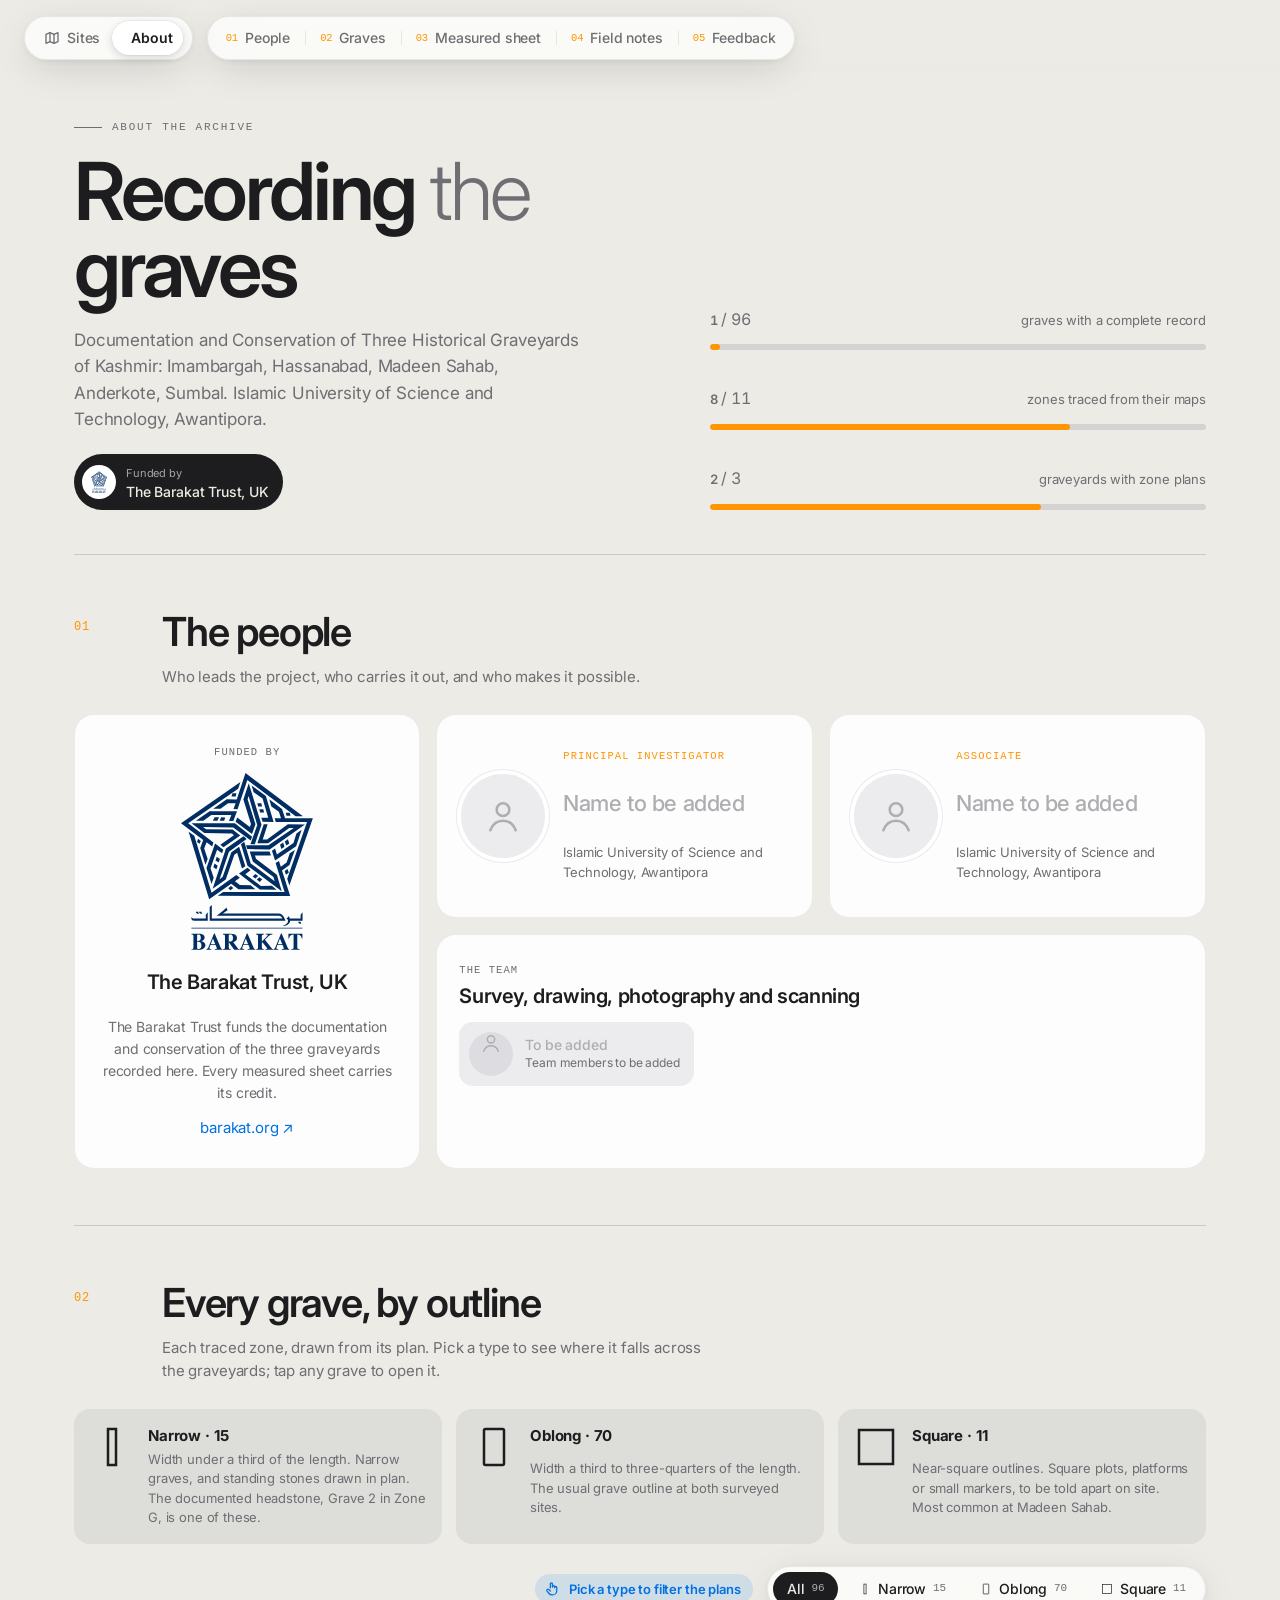
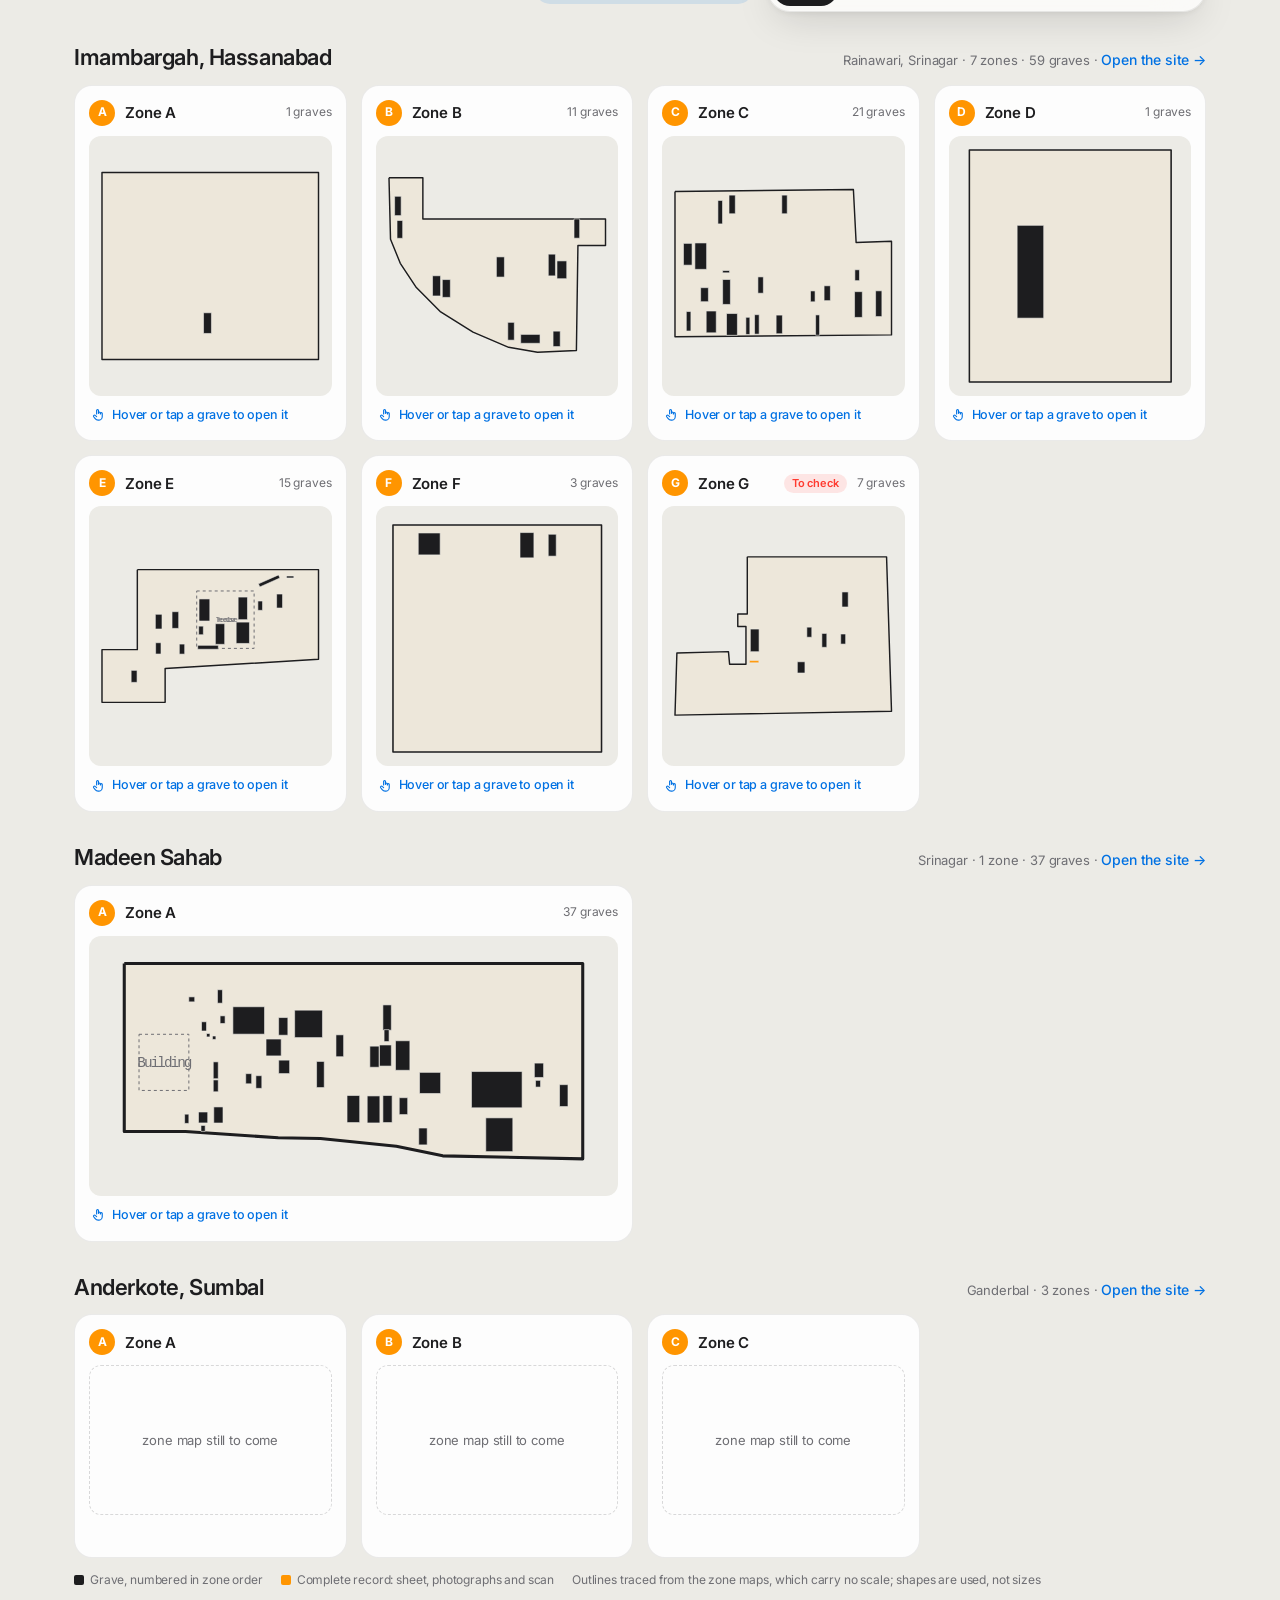
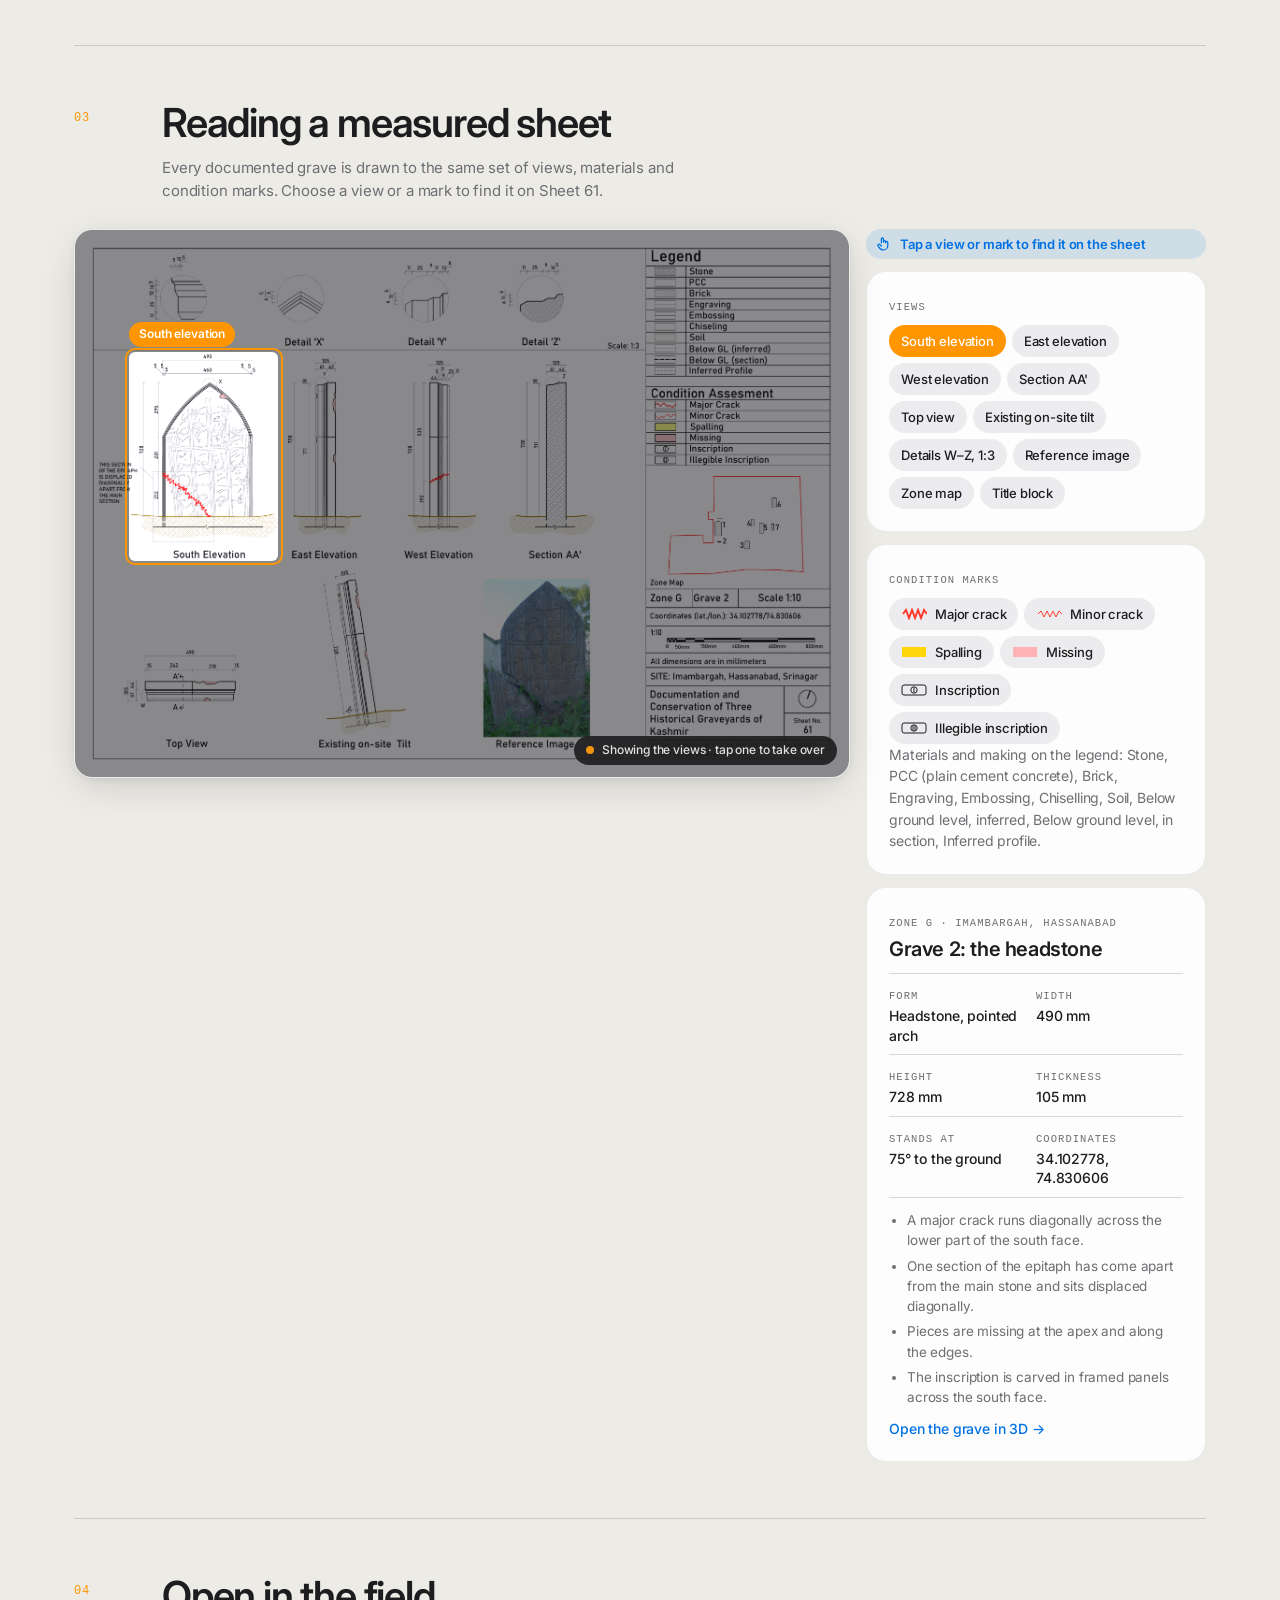
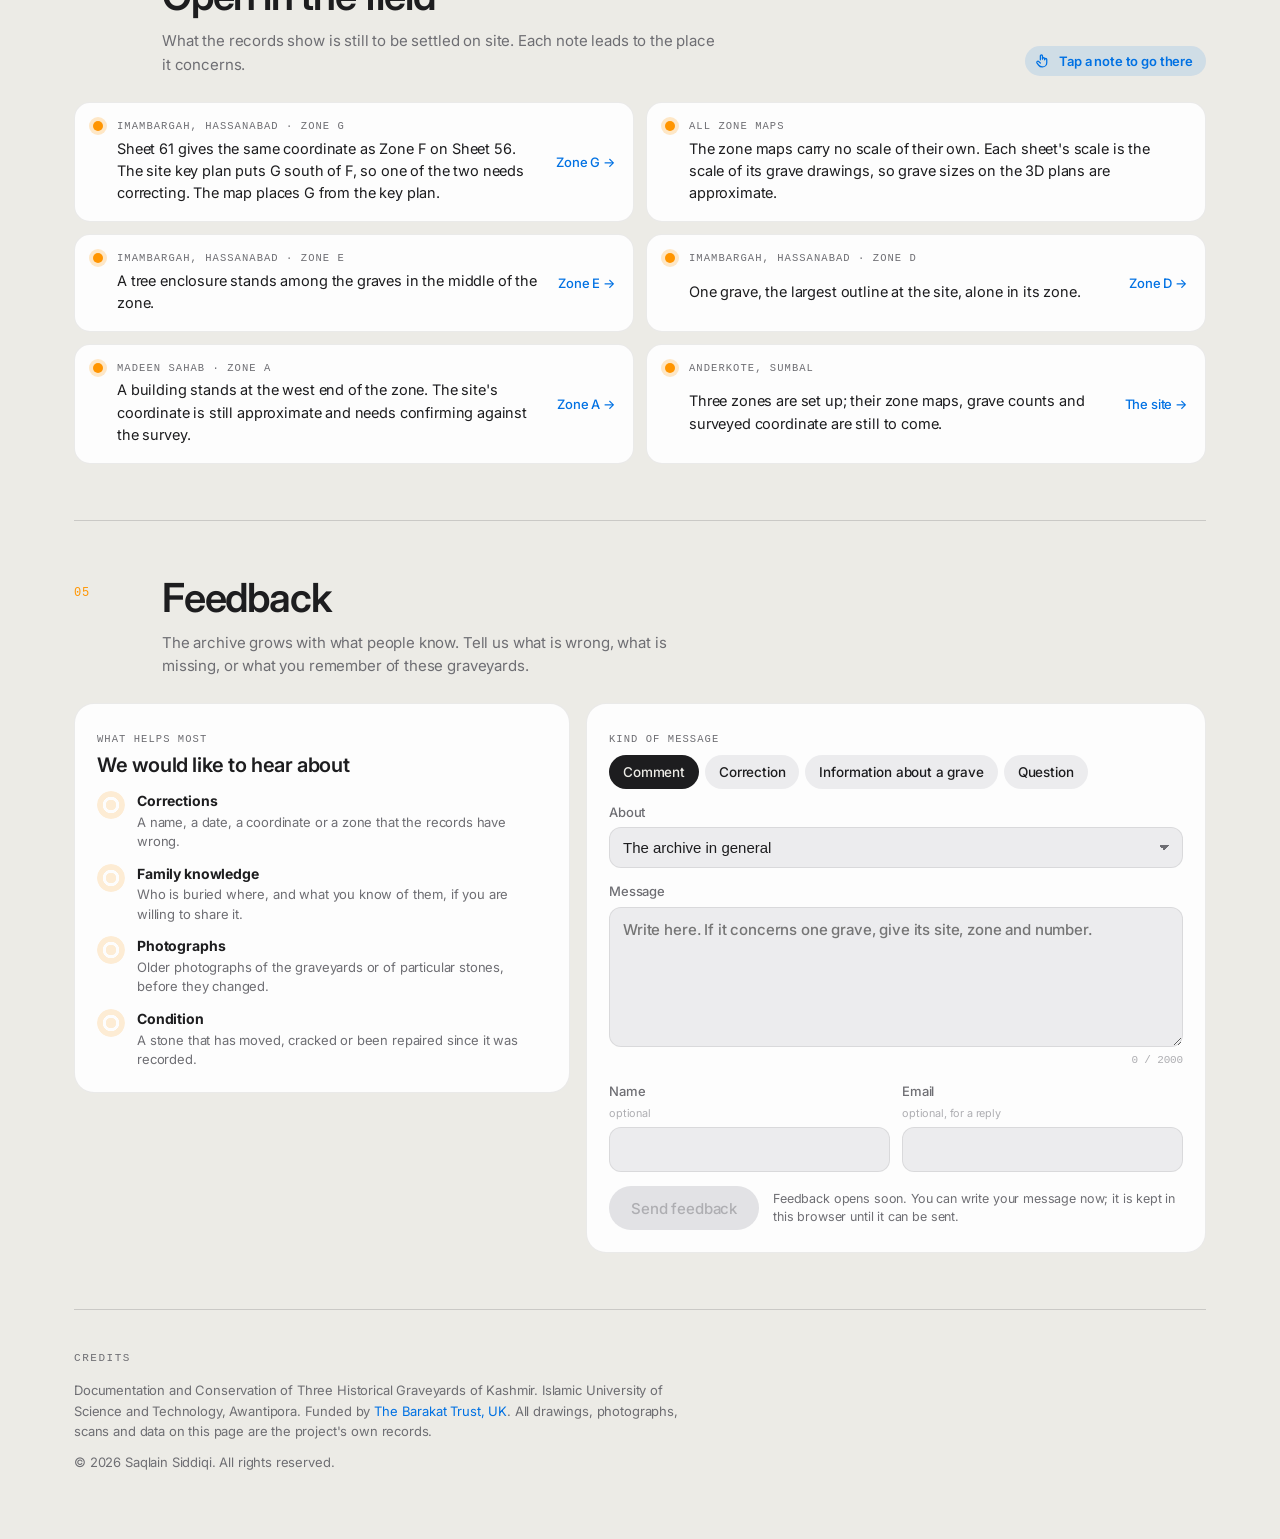
<file: context.html>
<!doctype html>
<html lang="en">
<head>
<meta charset="utf-8">
<meta name="viewport" content="width=device-width,initial-scale=1,viewport-fit=cover">
<meta name="author" content="Saqlain Siddiqi">
<meta name="robots" content="noindex, nofollow, noarchive, noimageindex">
<meta name="copyright" content="© 2026 Saqlain Siddiqi. All rights reserved.">
<title>About the Archive</title>
<link rel="preconnect" href="https://fonts.googleapis.com">
<link rel="stylesheet" href="https://fonts.googleapis.com/css2?family=Inter:wght@400;500;600;700&display=swap" media="print" onload="this.media='all'">
<link rel="stylesheet" href="assets/site.css?v=5">
<style>
/* About the archive: the archive explained through its own contents. Live progress up top; Grave 2 followed from key plan to
   scan; every traced zone drawn as a plan whose graves open their pages and filter by outline type; Sheet 61 with its views and
   condition marks lit on the drawing; field notes that lead to the place. Data: assets/archive.js and assets/context.js. */
:root{ --paper:#ecebe6; --paper2:#e2e0d8; --ink:#1d1d1f; --ink2:#6e6e73; --rule:rgba(29,29,31,.16); --f-mono:ui-monospace,"SF Mono",SFMono-Regular,Menlo,Consolas,monospace }
@media (prefers-color-scheme: dark){:root:not([data-theme="light"]){ --paper:#141518; --paper2:#0d0e10; --ink:#f5f5f7; --ink2:#98989d; --rule:rgba(245,245,247,.14) }}
:root[data-theme="dark"]{ --paper:#141518; --paper2:#0d0e10; --ink:#f5f5f7; --ink2:#98989d; --rule:rgba(245,245,247,.14) }

body{background:var(--paper);color:var(--ink)}
.top{position:fixed;top:0;left:0;right:0;z-index:10;padding:max(16px,env(safe-area-inset-top,0px)) 24px 12px;
  background:linear-gradient(180deg,var(--paper) 55%,color-mix(in srgb,var(--paper) 0%,transparent));transition:transform .45s var(--ease),opacity .3s}
/* the bar steps up out of the way while reading down, and comes back the moment the visitor scrolls up */
.top.away{transform:translateY(-110%);opacity:0;pointer-events:none}
main.wrap{padding-top:var(--toph,74px)}
.top{display:flex;align-items:center;gap:10px 14px;flex-wrap:wrap}
@media (prefers-reduced-motion:reduce){ .top{transition:none} }
html{scroll-behavior:smooth}
@media (prefers-reduced-motion:reduce){ html{scroll-behavior:auto} }
/* in-page sections: a second segmented bar beside the trail; the section in view is marked, and the bar scrolls sideways on a phone */
.secnav{position:relative;display:flex;gap:2px;padding:4px;border-radius:999px;max-width:100%;overflow-x:auto;scrollbar-width:none}
.secnav::-webkit-scrollbar{display:none}
/* like the top bar: one thumb slides under the section in view, with a line that fills as you read through it */
.secnav a{position:relative;z-index:1;flex:none;display:flex;align-items:center;gap:7px;height:34px;padding:0 14px;border-radius:999px;font-size:14px;font-weight:500;letter-spacing:-.01em;
  color:var(--label2);text-decoration:none;white-space:nowrap;-webkit-tap-highlight-color:transparent;transition:color .25s,background .25s,transform .18s var(--ease)}
.secnav a b{font-family:var(--f-mono);font-size:10.5px;font-weight:500;color:var(--mark);transition:opacity .25s}
.secnav a + a::before{content:"";position:absolute;left:-1px;top:10px;bottom:10px;width:1px;background:var(--hair);transition:opacity .25s}
.secnav a.on::before,.secnav a.on + a::before,.secnav a:hover::before,.secnav a:hover + a::before{opacity:0}
.secnav a:hover{color:var(--label);background:var(--fill)}
.secnav a.on{color:var(--label);font-weight:600;background:transparent}
.secnav a:active{transform:scale(.94)}
.secnav a:focus-visible{outline:2px solid var(--tint);outline-offset:-2px}
.sec-thumb{position:absolute;left:0;top:4px;height:34px;width:0;border-radius:999px;background:var(--card);overflow:hidden;pointer-events:none;opacity:0;
  box-shadow:0 3px 10px rgba(0,0,0,.12),0 0 0 .5px var(--hair);
  transition:transform .5s cubic-bezier(.3,1.3,.45,1),width .5s cubic-bezier(.3,1.3,.45,1),opacity .3s}
.sec-thumb.show{opacity:1}
.sec-thumb.still{transition:opacity .3s}
.sec-thumb i{position:absolute;left:14px;right:14px;bottom:3px;height:2px;border-radius:1px;background:var(--mark);opacity:.85;transform-origin:left;transform:scaleX(var(--p,0))}
.secnav{opacity:0;transform:translateY(-8px);animation:secin .7s var(--ease) .3s forwards}
@keyframes secin{to{opacity:1;transform:none}}
@media (max-width:640px){ .secnav{flex:1 1 100%} .secnav a{padding:0 12px;font-size:13px} }
@media (prefers-reduced-motion:reduce){ .secnav{animation:none;opacity:1;transform:none} .sec-thumb,.secnav a{transition:none} }
.wrap{max-width:1180px;margin:0 auto;padding:0 24px}
.k{font-family:var(--f-mono);font-size:10.5px;letter-spacing:.1em;text-transform:uppercase;color:var(--ink2)}
.card{background:var(--glass-strong);border:.5px solid var(--hair);border-radius:20px;padding:22px}
.card h3{font-family:var(--f-display);font-size:20px;font-weight:600;letter-spacing:-.02em;line-height:1.2;margin:6px 0 8px}
.card p{margin:0;font-size:14px;line-height:1.55;color:var(--label2)}
a.more{display:inline-flex;align-items:center;gap:6px;font-size:14px;font-weight:500;color:var(--tint);text-decoration:none}
a.more:hover{text-decoration:underline}
.up{opacity:0;transform:translateY(18px);transition:opacity .8s var(--ease),transform .8s var(--ease)}
.up.in{opacity:1;transform:none}

/* click cues: a pill with a tapping hand beside anything a visitor can use; it steps aside once they have used it */
.hint{display:inline-flex;align-items:center;gap:8px;height:30px;padding:0 13px 0 9px;border-radius:999px;background:color-mix(in srgb,var(--tint) 12%,transparent);
  color:var(--tint);font-size:13px;font-weight:600;white-space:nowrap;transition:opacity .45s var(--ease),transform .45s var(--ease)}
.hint svg{width:17px;height:17px;flex:none;animation:tap 1.8s var(--ease) infinite}
.hint.gone{opacity:0;transform:translateY(-6px);pointer-events:none}
@keyframes tap{0%,60%,100%{transform:translate(0,0)}25%{transform:translate(2px,-3px)}40%{transform:translate(0,1px) scale(.9)}}
.cue{display:inline-flex;align-items:center;gap:6px;color:var(--tint);font-weight:500}
.cue svg{width:15px;height:15px;animation:tap 1.8s var(--ease) infinite}

/* hero: title, and the archive's progress, live */
.hero{display:grid;grid-template-columns:1.2fr 1fr;gap:40px;align-items:end;padding:48px 0 44px;border-bottom:.5px solid var(--rule)}
.eyebrow{display:flex;align-items:center;gap:10px;font-family:var(--f-mono);font-size:11px;letter-spacing:.16em;text-transform:uppercase;color:var(--ink2);margin:0 0 18px}
.eyebrow::before{content:"";width:28px;height:1px;background:currentColor}
.hero h1{font-family:var(--f-display);font-weight:600;font-size:clamp(44px,6.4vw,80px);line-height:.96;letter-spacing:-.04em;margin:0}
.hero h1 em{font-style:normal;font-weight:300;color:var(--ink2)}
.hero .lede{margin:20px 0 0;font-size:17px;line-height:1.55;color:var(--ink2);max-width:46ch}
.funded{transition:transform .3s var(--ease);display:inline-flex;align-items:center;gap:10px;margin:22px 0 0;padding:8px 14px 8px 8px;border-radius:999px;background:var(--ink);color:var(--paper);text-decoration:none;font-size:14px;font-weight:500}
.funded:hover{transform:translateY(-2px)}
.funded i{display:grid;place-items:center;width:34px;height:34px;border-radius:50%;background:#fff;font-style:normal}
.funded i .bt-logo{width:17px;background:#002D62}
@keyframes spin{to{transform:rotate(360deg)}}
.funded small{font-size:11px;opacity:.65;font-weight:400}
.prog{display:flex;flex-direction:column;gap:18px}
.prog div{display:grid;grid-template-columns:1fr auto;gap:8px 12px;align-items:baseline}
.prog b{font-family:var(--f-display);font-size:34px;font-weight:600;letter-spacing:-.03em;font-variant-numeric:tabular-nums}
.prog b small{font-size:16px;font-weight:400;color:var(--ink2);letter-spacing:0}
.prog span{font-size:13px;color:var(--label2)}
.prog i{grid-column:1/-1;display:block;height:6px;border-radius:3px;background:var(--fill2);overflow:hidden}
.prog i::after{content:"";display:block;height:100%;width:0;background:var(--mark);border-radius:3px;transition:width 1.6s var(--ease) .3s}
.prog div{opacity:0;transform:translateX(16px);transition:opacity .7s var(--ease),transform .7s var(--ease)}
.prog.in div{opacity:1;transform:none}
.prog.in div:nth-child(2){transition-delay:.12s} .prog.in div:nth-child(3){transition-delay:.24s}
.prog.in i::after{width:var(--w)}
@media (max-width:860px){ .hero{grid-template-columns:1fr;gap:32px} }

section{padding:56px 0;border-bottom:.5px solid var(--rule);scroll-margin-top:calc(var(--toph,74px) + 10px)}
.sh{display:grid;grid-template-columns:72px 1fr auto;gap:0 16px;align-items:end;margin:0 0 26px}
.sh .no{font-family:var(--f-mono);font-size:12px;letter-spacing:.06em;color:var(--mark);align-self:start;padding-top:8px}
.sh h2{font-family:var(--f-display);font-weight:600;font-size:clamp(28px,3.4vw,40px);letter-spacing:-.03em;line-height:1.05;margin:0}
.sh p{grid-column:2;margin:12px 0 0;font-size:15px;line-height:1.55;color:var(--ink2);max-width:62ch}
@media (max-width:640px){ .sh{grid-template-columns:1fr} .sh p,.sh .side,.sh .side-hint{grid-column:1!important} .sh .side-hint{margin-top:14px} .sh .no{padding:0 0 6px} }


/* 01 the graves: every traced zone as a live plan */
.frow{display:flex;flex-wrap:wrap;align-items:center;justify-content:flex-end;gap:10px 14px;margin:22px 0 0}
.filters{max-width:100%;display:flex;flex-wrap:wrap;gap:6px;padding:5px;border-radius:999px}
.filters button{display:flex;align-items:center;gap:7px;height:34px;padding:0 14px;border:0;border-radius:999px;background:none;cursor:pointer;font-size:14px;font-weight:500;color:var(--label)}
.filters button small{font-family:var(--f-mono);font-size:11px;color:var(--label2)}
.filters button:hover{background:var(--fill)}
.filters button[aria-pressed="true"]{background:var(--ink);color:var(--paper)}
.filters button[aria-pressed="true"] small{color:inherit;opacity:.7}
.filters svg{width:12px;height:14px}
.site-h{flex-wrap:wrap;display:flex;align-items:baseline;justify-content:space-between;gap:12px;margin:30px 0 12px}
.site-h h3{margin:0;font-family:var(--f-display);font-size:22px;font-weight:600;letter-spacing:-.02em}
.site-h span{font-size:13px;color:var(--label2)}
.plans{display:grid;grid-template-columns:repeat(auto-fill,minmax(250px,1fr));gap:14px}
.zp{display:flex;flex-direction:column;padding:14px;border-radius:18px;background:var(--glass-strong);border:.5px solid var(--hair);transition:transform .4s var(--ease),box-shadow .4s var(--ease)}
.zp:not(.tpl):hover{transform:translateY(-3px);box-shadow:var(--shadow)}
.zp.wide{grid-column:span 2}
.zp header{display:flex;align-items:center;gap:10px;margin:0 0 10px}
.zp header b{display:grid;place-items:center;width:26px;height:26px;border-radius:50%;background:var(--mark);color:#fff;font-size:12px}
.zp header a{font-weight:600;font-size:15px;color:var(--label);text-decoration:none;margin-right:auto}
.zp header a:hover{color:var(--tint)}
.zp header small{font-size:12px;color:var(--label2);white-space:nowrap}
.zp header a{white-space:nowrap}
.zp .flag{font-size:11px;font-weight:600;color:var(--danger);background:color-mix(in srgb,var(--danger) 12%,transparent);padding:2px 8px;border-radius:999px}
.zp > svg{display:block;width:100%;height:auto;max-height:260px;flex:1;background:var(--paper);border-radius:12px}
.zp .bd{fill:color-mix(in srgb,var(--mark) 5%,transparent);stroke:var(--ink);stroke-linejoin:round;stroke-dasharray:1;stroke-dashoffset:1;fill-opacity:0}
.zp.in .bd{transition:stroke-dashoffset 1.4s var(--ease),fill-opacity .8s ease .9s;stroke-dashoffset:0;fill-opacity:1}
.zp .ft{fill:none;stroke:var(--ink2);stroke-dasharray:3 3;stroke-width:1;vector-effect:non-scaling-stroke}
.zp .ftl{font-family:var(--f-mono);fill:var(--ink2)}
.zp .g{cursor:pointer;transition:opacity .35s;transform-box:fill-box;transform-origin:center}
.zp:not(.in) .g{opacity:0}
.zp.in:not(.done) .g{animation:pop .55s var(--ease) backwards;animation-delay:calc(.5s + var(--i) * 22ms)}
.plans[data-f] .zp.done .g.on{animation:blink .7s var(--ease)}
.zp .g:hover{transform:scale(1.35)}
@keyframes pop{from{opacity:0;transform:scale(.2)}}
@keyframes blink{40%{transform:scale(1.6)}}
.zp .g rect{fill:var(--ink);stroke:var(--paper);stroke-width:.6;vector-effect:non-scaling-stroke;transition:fill .2s}
.zp .g.rec rect{fill:var(--mark)}
.zp .g:hover rect,.zp .g:focus rect{fill:var(--tint)}
.zp .g:focus{outline:none}
.zp .rp{fill:none;stroke:var(--mark);stroke-width:1.5;vector-effect:non-scaling-stroke;animation:rp 2.4s var(--ease) infinite;transform-box:fill-box;transform-origin:center}
@keyframes rp{0%{opacity:.9;transform:scale(1)}100%{opacity:0;transform:scale(3.2)}}
.plans[data-f] .g:not(.on){opacity:.12}
.zp .cap{margin:10px 2px 0;min-height:18px;font-size:12.5px;color:var(--label2)}
.zp .cap b{color:var(--label);font-weight:600}
.zp.tpl > svg{display:none}
.zp.tpl .empty{flex:1;display:grid;place-items:center;min-height:150px;border-radius:12px;border:1px dashed var(--rule);font-size:13px;color:var(--label2);text-align:center;padding:12px}
.types{display:grid;grid-template-columns:repeat(3,1fr);gap:14px;margin:0 0 6px}
.ty{display:grid;grid-template-columns:44px 1fr;gap:4px 14px;align-items:start;padding:16px;border-radius:16px;background:var(--fill)}
.ty svg{grid-row:1/3;width:44px;height:44px}
.ty b{font-size:15px}
.ty p{margin:0;font-size:13px;line-height:1.5;color:var(--label2)}
.legend{display:flex;flex-wrap:wrap;gap:6px 18px;margin:14px 0 0;font-size:12px;color:var(--label2)}
.legend i{display:inline-block;width:10px;height:10px;border-radius:2px;margin-right:6px;vertical-align:-1px;background:var(--ink)}
.legend i.r{background:var(--mark)}
@media (max-width:860px){ .types{grid-template-columns:1fr} .zp.wide{grid-column:auto} }

/* 02 the measured record: the sheet, with its parts lit on demand */
.rec{display:grid;grid-template-columns:1fr 340px;gap:16px;align-items:start}
.sheet{position:relative;border-radius:18px;overflow:hidden;background:#fff;border:.5px solid var(--hair);box-shadow:var(--shadow)}
.sheet img{display:block;width:100%;height:auto}
.sheet .veil{position:absolute;inset:0;background:rgba(20,20,24,.5);opacity:0;transition:opacity .35s var(--ease);pointer-events:none}
.sheet.lit .veil{opacity:1}
.sheet .hl{position:absolute;border-radius:6px;opacity:0;transform:scale(.97);transition:opacity .35s var(--ease),transform .35s var(--ease);pointer-events:none;
  background:rgba(255,255,255,.0);outline:2px solid var(--mark);outline-offset:2px;box-shadow:0 0 0 2000px rgba(0,0,0,0)}
.sheet .hl.on{opacity:1;transform:none;animation:glow 1.6s var(--ease) infinite;backdrop-filter:brightness(1.9) saturate(1.1);-webkit-backdrop-filter:brightness(1.9) saturate(1.1)}
.sheet .hl span{position:absolute;left:0;top:-30px;white-space:nowrap;padding:4px 10px;border-radius:999px;background:var(--mark);color:#fff;font-size:12px;font-weight:600}
@keyframes glow{50%{outline-offset:6px}}
.sheet .play{position:absolute;right:12px;bottom:12px;z-index:2;display:flex;align-items:center;gap:8px;padding:6px 12px;border-radius:999px;background:var(--ink);color:var(--paper);font-size:12px;font-weight:500;opacity:0;transition:opacity .4s}
.sheet.demo .play{opacity:.9}
.sheet .play i{width:8px;height:8px;border-radius:50%;background:var(--mark);animation:blinkdot 1s steps(2) infinite}
@keyframes blinkdot{50%{opacity:.2}}
.side{display:flex;flex-direction:column;gap:12px}
.chips{display:flex;flex-wrap:wrap;gap:6px;margin:10px 0 0}
.chips button{height:32px;padding:0 12px;border:0;border-radius:999px;background:var(--fill);color:var(--label);font-size:13px;font-weight:500;cursor:pointer;display:inline-flex;align-items:center;gap:8px}
.chips button:hover{background:var(--fill2)}
.chips button[aria-pressed="true"]{background:var(--mark);color:#fff}
.chips button[disabled]{opacity:.45;cursor:default}
.chips svg{width:26px;height:12px}
.facts{display:grid;grid-template-columns:1fr 1fr;margin:12px 0 0;border-top:.5px solid var(--rule)}
.facts div{padding:9px 10px 9px 0;border-bottom:.5px solid var(--rule)}
.facts b{display:block;font-size:14px;font-weight:500;color:var(--label);margin-top:2px}
.finds{margin:12px 0 0;padding:0 0 0 18px;font-size:13.5px;line-height:1.5;color:var(--label2)}
.finds li+li{margin-top:5px}
.mats{margin:10px 0 0;font-size:13px;line-height:1.6;color:var(--label2)}
@media (max-width:980px){ .rec{grid-template-columns:1fr} }

/* the Barakat Trust's mark, drawn as a mask so it takes the theme's colour: their navy on paper, white in the dark */
:root{ --barakat:#002D62 }
@media (prefers-color-scheme: dark){:root:not([data-theme="light"]){ --barakat:#f5f5f7 }}
:root[data-theme="dark"]{ --barakat:#f5f5f7 }
.bt-logo{display:block;aspect-ratio:264/354;background:var(--barakat);-webkit-mask:url(assets/barakat-logo.svg) center/contain no-repeat;mask:url(assets/barakat-logo.svg) center/contain no-repeat}

/* 04 the people: the funder, the PI and associate, and the team */
.people{display:grid;grid-template-columns:minmax(260px,.9fr) 2fr;gap:16px;align-items:stretch}
.fund{text-decoration:none;color:var(--label);transition:transform .4s var(--ease),box-shadow .4s var(--ease);display:flex;flex-direction:column;align-items:center;text-align:center;gap:14px;padding:30px 24px}
.fund .bt-logo{width:132px;transition:transform .6s var(--ease)}
.fund:hover{transform:translateY(-3px);box-shadow:var(--shadow)}
.fund .more{color:var(--tint)}
.fund:hover .bt-logo{transform:scale(1.04) rotate(-2deg)}
.fund p{max-width:34ch}
.leads{display:grid;grid-template-columns:1fr 1fr;gap:16px}
.lead{display:grid;grid-template-columns:auto 1fr;gap:6px 18px;align-items:center;padding:24px}
.av{grid-row:1/4;display:grid;place-items:center;width:84px;height:84px;border-radius:50%;overflow:hidden;background:color-mix(in srgb,var(--mark) 16%,var(--card));
  color:var(--mark);font-family:var(--f-display);font-size:28px;font-weight:600;letter-spacing:-.02em;box-shadow:0 0 0 4px var(--card),0 0 0 5px var(--hair)}
.av img{width:100%;height:100%;object-fit:cover}
.av.tbd{background:var(--fill);color:var(--label3)}
.av svg{width:38px;height:38px}
.lead .k{color:var(--mark)}
.lead h3{margin:0;font-size:22px}
.lead h3.tbd,.mem b.tbd{color:var(--label3);font-weight:500}
.lead p{font-size:13px}
.crew{grid-column:1/-1}
.mems{list-style:none;margin:14px 0 0;padding:0;display:grid;grid-template-columns:repeat(auto-fill,minmax(200px,1fr));gap:10px}
.mem{display:flex;align-items:center;gap:12px;padding:10px;border-radius:14px;background:var(--fill)}
.mem .av{width:44px;height:44px;font-size:15px;box-shadow:none;grid-row:auto}
.mem .av svg{width:22px;height:22px}
.mem span{display:flex;flex-direction:column;min-width:0}
.mem b{font-size:14px;font-weight:600}
.mem small{font-size:12px;color:var(--label2)}
@media (max-width:980px){ .people{grid-template-columns:1fr} }
@media (max-width:640px){ .leads{grid-template-columns:1fr} }

/* 05 feedback */
.fb{display:grid;grid-template-columns:1fr 1.25fr;gap:16px;align-items:start}
.asks{list-style:none;margin:14px 0 0;padding:0;display:flex;flex-direction:column;gap:12px}
.asks li{display:grid;grid-template-columns:28px 1fr;gap:2px 12px}
.asks li::before{content:"";grid-row:1/3;width:28px;height:28px;border-radius:50%;background:color-mix(in srgb,var(--mark) 16%,transparent);
  -webkit-mask:radial-gradient(circle,#000 5px,transparent 5.5px,transparent 8px,#000 8.5px);mask:radial-gradient(circle,#000 5px,transparent 5.5px,transparent 8px,#000 8.5px)}
.asks b{font-size:14px}
.asks span{font-size:13px;line-height:1.5;color:var(--label2)}
.form{display:flex;flex-direction:column;gap:14px}
.form .row{display:grid;grid-template-columns:1fr 1fr;gap:12px}
.form label{display:flex;flex-direction:column;gap:6px;font-size:13px;font-weight:500;color:var(--label2)}
.form label small{font-weight:400;color:var(--label3)}
.form input,.form select,.form textarea{width:100%;border:.5px solid var(--hair);border-radius:12px;background:var(--fill);padding:11px 13px;font-size:15px;color:var(--label);
  transition:box-shadow .2s,background .2s;-webkit-appearance:none;appearance:none}
.form select{background-image:linear-gradient(45deg,transparent 50%,var(--label2) 50%),linear-gradient(135deg,var(--label2) 50%,transparent 50%);
  background-position:calc(100% - 18px) 50%,calc(100% - 13px) 50%;background-size:5px 5px;background-repeat:no-repeat;padding-right:34px}
.form textarea{min-height:140px;resize:vertical;line-height:1.5}
.form input:focus,.form select:focus,.form textarea:focus{outline:none;background:var(--card);box-shadow:0 0 0 3px color-mix(in srgb,var(--tint) 35%,transparent)}
.kinds{display:flex;flex-wrap:wrap;gap:6px}
.kinds button{height:34px;padding:0 14px;border:0;border-radius:999px;background:var(--fill);color:var(--label);font-size:13.5px;font-weight:500;cursor:pointer;transition:background .2s,transform .15s var(--ease)}
.kinds button:hover{background:var(--fill2)}
.kinds button:active{transform:scale(.96)}
.kinds button[aria-pressed="true"]{background:var(--ink);color:var(--paper)}
.count{align-self:flex-end;margin-top:-8px;font-family:var(--f-mono);font-size:11px;color:var(--label3)}
.send{display:flex;align-items:center;gap:14px;flex-wrap:wrap}
.send .cbtn{background:var(--tint);color:var(--tint-ink);padding:0 22px}
.send .cbtn:hover{background:color-mix(in srgb,var(--tint) 88%,#000)}
.send .cbtn[disabled]{background:var(--fill2);color:var(--label3);cursor:not-allowed}
.send p{margin:0;font-size:12.5px;line-height:1.45;color:var(--label2);flex:1;min-width:200px}
.status{display:none;align-items:center;gap:10px;padding:12px 14px;border-radius:12px;font-size:14px}
.status.ok{display:flex;background:color-mix(in srgb,#34c759 14%,transparent);color:var(--label)}
.status.err{display:flex;background:color-mix(in srgb,var(--danger) 12%,transparent);color:var(--label)}
.status.soon{display:flex;background:var(--fill);color:var(--label2)}
.status svg{width:18px;height:18px;flex:none}
@media (max-width:900px){ .fb{grid-template-columns:1fr} }
@media (max-width:520px){ .form .row{grid-template-columns:1fr} }

/* 03 field notes */
.notes{list-style:none;margin:0;padding:0;display:grid;grid-template-columns:1fr 1fr;gap:12px}
.notes li a,.notes li > div{display:grid;grid-template-columns:auto 1fr auto;gap:4px 14px;align-items:start;height:100%;padding:16px 18px;border-radius:16px;background:var(--glass-strong);border:.5px solid var(--hair);text-decoration:none;color:var(--label);transition:transform .3s var(--ease)}
.notes li a:hover{transform:translateY(-2px)}
.notes .st{grid-row:1/3;margin-top:2px;width:10px;height:10px;border-radius:50%;background:var(--mark);box-shadow:0 0 0 4px color-mix(in srgb,var(--mark) 22%,transparent)}
.notes .k{grid-column:2}
.notes .t{grid-column:2;font-size:14.5px;line-height:1.55}
.notes .go{grid-row:1/3;grid-column:3;align-self:center;color:var(--tint);font-size:13px;font-weight:500;white-space:nowrap}
@media (max-width:760px){ .notes{grid-template-columns:1fr} }

.credits{padding:40px 0 calc(56px + env(safe-area-inset-bottom,0px));font-size:13px;line-height:1.6;color:var(--ink2)}
.credits h2{font-family:var(--f-mono);font-size:11px;font-weight:500;letter-spacing:.14em;text-transform:uppercase;margin:0 0 12px;color:var(--ink2)}
.credits p{margin:0 0 10px;max-width:80ch}
.credits a{color:var(--tint);text-decoration:none}
@media (max-width:640px){ .wrap{padding:0 16px} .top{padding-left:16px;padding-right:16px} .hero{padding-top:28px} section{padding:44px 0} }
@media (prefers-reduced-motion:reduce){ .hint svg,.cue svg,.sheet .hl.on{animation:none!important} .zp .g{animation:none!important;opacity:1!important} .zp .bd{stroke-dashoffset:0;fill-opacity:1;transition:none} .prog div{opacity:1;transform:none} .up{opacity:1;transform:none;transition:none} .prog i::after{transition:none} .zp .rp{animation:none} .sheet .hl,.sheet .veil{transition:none} }
</style>
</head>
<body>
<div class="top"><nav id="nav"></nav>
  <nav class="secnav glass" id="secnav" aria-label="Sections of this page">
    <a href="#people"><b>01</b>People</a><a href="#graves"><b>02</b>Graves</a><a href="#record"><b>03</b>Measured sheet</a><a href="#field"><b>04</b>Field notes</a><a href="#feedback"><b>05</b>Feedback</a>
  </nav></div>

<main class="wrap">
  <header class="hero">
    <div>
      <p class="eyebrow">About the archive</p>
      <h1>Recording <em>the</em> graves</h1>
      <p class="lede" id="lede"></p>
      <a class="funded" id="funded" target="_blank" rel="noopener"><i><span class="bt-logo" aria-hidden="true"></span></i><span><small>Funded by</small><br><span id="fName"></span></span></a>
    </div>
    <div class="prog" id="prog"></div>
  </header>

  <section id="people">
    <div class="sh"><span class="no">01</span><h2>The people</h2>
      <p>Who leads the project, who carries it out, and who makes it possible.</p></div>
    <div class="people">
      <a class="card fund up" id="fund" target="_blank" rel="noopener">
        <span class="k">Funded by</span>
        <span class="bt-logo" role="img" aria-label="The Barakat Trust logo"></span>
        <h3 id="fundName"></h3><p id="fundRole"></p><span class="more">barakat.org ↗</span>
      </a>
      <div class="leads" id="leads"></div>
    </div>
  </section>

  <section id="graves">
    <div class="sh"><span class="no">02</span><h2>Every grave, by outline</h2>
      <p>Each traced zone, drawn from its plan. Pick a type to see where it falls across the graveyards; tap any grave to open it.</p></div>
    <div class="types" id="types"></div>
    <div class="frow"><span class="hint" id="hintF">HAND Pick a type to filter the plans</span><nav class="filters glass" id="filters" aria-label="Filter graves by outline"></nav></div>
    <div id="plans"></div>
    <p class="legend"><span><i></i>Grave, numbered in zone order</span><span><i class="r"></i>Complete record: sheet, photographs and scan</span><span>Outlines traced from the zone maps, which carry no scale; shapes are used, not sizes</span></p>
  </section>

  <section id="record">
    <div class="sh"><span class="no">03</span><h2>Reading a measured sheet</h2>
      <p>Every documented grave is drawn to the same set of views, materials and condition marks. Choose a view or a mark to find it on Sheet 61.</p></div>
    <div class="rec">
      <div class="sheet" id="sheet"><img id="sheetImg" alt="Sheet 61: measured drawing of Grave 2, Zone G, Imambargah, Hassanabad"><div class="veil"></div><span class="play"><i></i>Showing the views · tap one to take over</span></div>
      <div class="side">
        <span class="hint" id="hintS">HAND Tap a view or mark to find it on the sheet</span>
        <div class="card"><span class="k">Views</span><div class="chips" id="views"></div></div>
        <div class="card"><span class="k">Condition marks</span><div class="chips" id="marks"></div>
          <p class="mats" id="mats"></p></div>
        <div class="card"><span class="k" id="gKicker"></span><h3>Grave 2: the headstone</h3>
          <div class="facts" id="gFacts"></div><ul class="finds" id="gFinds"></ul>
          <a class="more" id="graveLink" style="margin-top:12px">Open the grave in 3D →</a></div>
      </div>
    </div>
  </section>

  <section id="field">
    <div class="sh"><span class="no">04</span><h2>Open in the field</h2>
      <p>What the records show is still to be settled on site. Each note leads to the place it concerns.</p><span class="side-hint" style="grid-column:3;align-self:end"><span class="hint">HAND Tap a note to go there</span></span></div>
    <ol class="notes" id="notes"></ol>
  </section>


  <section id="feedback">
    <div class="sh"><span class="no">05</span><h2>Feedback</h2>
      <p>The archive grows with what people know. Tell us what is wrong, what is missing, or what you remember of these graveyards.</p></div>
    <div class="fb">
      <div class="card up"><span class="k">What helps most</span><h3>We would like to hear about</h3><ul class="asks" id="asks"></ul></div>
      <form class="card form up" id="fbForm" novalidate>
        <div><span class="k">Kind of message</span><div class="kinds" id="kinds" role="group" aria-label="Kind of message" style="margin-top:8px"></div></div>
        <label>About<select id="fbAbout"></select></label>
        <label>Message<textarea id="fbMsg" maxlength="2000" required placeholder="Write here. If it concerns one grave, give its site, zone and number."></textarea></label>
        <span class="count" id="fbCount">0 / 2000</span>
        <div class="row">
          <label>Name <small>optional</small><input id="fbName" autocomplete="name"></label>
          <label>Email <small>optional, for a reply</small><input id="fbEmail" type="email" autocomplete="email" inputmode="email"></label>
        </div>
        <div class="status" id="fbStatus" role="status" aria-live="polite"></div>
        <div class="send"><button class="cbtn" id="fbSend" type="submit">Send feedback</button><p id="fbNote"></p></div>
      </form>
    </div>
  </section>

  <footer class="credits">
    <h2>Credits</h2>
    <p id="credit"></p>
    <p>© 2026 Saqlain Siddiqi. All rights reserved.</p>
  </footer>
</main>

<script src="assets/archive.js?v=18"></script>
<script src="assets/context.js?v=5"></script>
<script src="assets/nav.js?v=5"></script>
<script>
(function(){
const $ = id => document.getElementById(id);
const theme = new URLSearchParams(location.search).get('theme');
if (theme === 'light' || theme === 'dark') document.documentElement.dataset.theme = theme;
const esc = s => String(s).replace(/[&<>"]/g, c => ({ '&': '&amp;', '<': '&lt;', '>': '&gt;', '"': '&quot;' }[c]));
const C = CONTEXT, A = ARCHIVE;
const reduced = matchMedia('(prefers-reduced-motion: reduce)').matches;
const HAND = '<svg viewBox="0 0 24 24" fill="none" stroke="currentColor" stroke-width="1.8" stroke-linecap="round" stroke-linejoin="round" aria-hidden="true"><path d="M9 11V5.5a1.5 1.5 0 0 1 3 0V10"/><path d="M12 9.5a1.5 1.5 0 0 1 3 0V11"/><path d="M15 10.5a1.5 1.5 0 0 1 3 0V15a6 6 0 0 1-6 6h-.6a6 6 0 0 1-4.7-2.3L4.3 15.6a1.6 1.6 0 0 1 2.4-2.1L9 15.5"/></svg>';
document.querySelectorAll('.hint').forEach(h => h.innerHTML = h.innerHTML.replace('HAND', HAND));
const gone = id => { const h = $(id); if (h) h.classList.add('gone'); };
Nav.mount({ el: $('nav'), trail: [{ label: 'Sites', href: 'index.html' }, { label: 'About' }] });

/* ---------- hero: what the archive holds so far ---------- */
const all = A.sites.flatMap(s => s.zones.flatMap(z => z.graves.map(g => ({ s, z, g }))));
const recs = all.filter(x => Archive.hasRecord(x.g)), zonesAll = A.sites.flatMap(s => s.zones), traced = zonesAll.filter(z => !z.template);
const surveyed = A.sites.filter(s => s.zones.some(z => !z.template));
$('lede').textContent = `${A.project}: ${A.sites.map(s => s.name).join(', ')}. ${A.institution}.`;
$('funded').href = C.funder.url; $('fName').textContent = `${C.funder.name}, ${C.funder.country}`;
$('prog').innerHTML = [[recs.length, all.length, 'graves with a complete record'], [traced.length, zonesAll.length, 'zones traced from their maps'],
  [surveyed.length, A.sites.length, 'graveyards with zone plans']].map(([n, of, l]) =>
  `<div><b><span class="cnt" data-n="${n}">0</span><small> / ${of}</small></b><span>${esc(l)}</span><i style="--w:${Math.max(2, n / of * 100).toFixed(1)}%"></i></div>`).join('');


/* ---------- 01 every traced zone as a plan ---------- */
const sh = C.sheet, s0 = Archive.site(sh.site), z0 = Archive.zone(s0, sh.zone), g0 = Archive.grave(z0, sh.grave), sheetSrc = Archive.dir(s0, z0, g0) + g0.files.pdfs.final.src;
const ICON = {
  narrow: '<rect x="18" y="4" width="8" height="36" fill="none" stroke="currentColor" stroke-width="2.5"/>',
  oblong: '<rect x="12" y="4" width="20" height="36" rx="1.5" fill="none" stroke="currentColor" stroke-width="2.5"/>',
  square: '<rect x="5" y="5" width="34" height="34" fill="none" stroke="currentColor" stroke-width="2.5"/>'
};
const counts = Object.fromEntries(C.types.map(t => [t.id, all.filter(x => C.typeOf(x.g) === t).length]));
$('types').innerHTML = C.types.map(t => `<div class="ty"><svg viewBox="0 0 44 44" aria-hidden="true">${ICON[t.kind]}</svg><b>${esc(t.name)} · ${counts[t.id]}</b><p>${esc(t.text)}</p></div>`).join('');
const totalTyped = Object.values(counts).reduce((a, b) => a + b, 0);
$('filters').innerHTML = `<button type="button" data-f="" aria-pressed="true">All<small>${totalTyped}</small></button>` +
  C.types.map(t => `<button type="button" data-f="${t.id}" aria-pressed="false"><svg viewBox="0 0 44 44" aria-hidden="true">${ICON[t.kind]}</svg>${esc(t.name)}<small>${counts[t.id]}</small></button>`).join('');

function zonePlan(s, z){
  const xs = z.boundary.map(p => p[0]), zs = z.boundary.map(p => p[1]);
  z.graves.forEach(g => { if (g.plan) { xs.push(g.plan.x - g.plan.w, g.plan.x + g.plan.w); zs.push(g.plan.z - g.plan.d, g.plan.z + g.plan.d); } });
  const x0 = Math.min(...xs), x1 = Math.max(...xs), z0 = Math.min(...zs), z1 = Math.max(...zs), pad = Math.max(x1 - x0, z1 - z0) * .06;
  const vb = [x0 - pad, z0 - pad, x1 - x0 + pad * 2, z1 - z0 + pad * 2];
  const fs = Math.max(vb[2], vb[3]) * .028;
  const feats = (z.features || []).map(f => `<rect class="ft" x="${f.x - f.w / 2}" y="${f.z - f.d / 2}" width="${f.w}" height="${f.d}"/><text class="ftl" x="${f.x}" y="${f.z + fs / 3}" font-size="${fs}" text-anchor="middle">${esc(f.label)}</text>`).join('');
  let gi = 0;
  const graves = z.graves.filter(g => g.plan).map(g => {
    const p = g.plan, t = C.typeOf(g), rec = Archive.hasRecord(g);
    const r = `<rect x="${p.x - p.w / 2}" y="${p.z - p.d / 2}" width="${p.w}" height="${p.d}"${p.rot ? ` transform="rotate(${-p.rot} ${p.x} ${p.z})"` : ''}/>`;
    const i = gi++;
    const ring = rec ? `<rect class="rp" x="${p.x - p.w / 2}" y="${p.z - p.d / 2}" width="${p.w}" height="${p.d}"/>` : '';
    return `<a class="g ${t ? t.id : ''}${rec ? ' rec' : ''}" href="${Archive.graveURL(s, z, g)}" style="--i:${i}" data-n="${g.n}" data-t="${t ? esc(t.name) : ''}" aria-label="Grave ${g.n}${t ? ', ' + t.name.toLowerCase() : ''}">${ring}${r}</a>`;
  }).join('');
  const ring = z.boundary.map(p => p.join(',')).join(' ');
  return `<svg viewBox="${vb.join(' ')}" preserveAspectRatio="xMidYMid meet" role="group" aria-label="Plan of Zone ${z.id}"><polygon class="bd" pathLength="1" stroke-width="${(Math.max(vb[2], vb[3]) * .006).toFixed(3)}" points="${ring}"/>${feats}${graves}</svg>`;
}
const TAPCUE = '<span class="cue">' + HAND + 'Hover or tap a grave to open it</span>';
const placed = z => z.coordsCheck ? `<span class="flag" title="${esc(z.coordsCheck)}">To check</span>` : '';
$('plans').innerHTML = A.sites.map(s => {
  const n = s.zones.reduce((a, z) => a + z.graves.length, 0);
  return `<div class="site-h up"><h3>${esc(s.name)}</h3><span>${esc(s.place)} · ${s.zones.length} zone${s.zones.length > 1 ? 's' : ''}${n ? ` · ${n} graves` : ''} · <a class="more" href="${Archive.siteURL(s)}">Open the site →</a></span></div>
    <div class="plans">${s.zones.map(z => {
      const xs = z.boundary.map(p => p[0]), zs = z.boundary.map(p => p[1]), wide = !z.template && (Math.max(...xs) - Math.min(...xs)) / (Math.max(...zs) - Math.min(...zs)) > 1.8;
      return `<article class="zp up${z.template ? ' tpl' : ''}${wide ? ' wide' : ''}">
        <header><b>${z.id}</b><a href="${Archive.siteURL(s, z)}">Zone ${z.id}</a>${placed(z)}<small>${z.graves.length ? z.graves.length + ' graves' : ''}</small></header>
        ${z.template ? `<div class="empty">${z.count ? `${z.count} graves numbered;<br>` : ''}zone map still to come</div>` : zonePlan(s, z)}
        <p class="cap">${z.template ? '' : TAPCUE}</p></article>`;
    }).join('')}</div>`;
}).join('');
const plansEls = [...document.querySelectorAll('.plans')];
function filter(f){
  document.querySelectorAll('#filters button').forEach(b => b.setAttribute('aria-pressed', b.dataset.f === f));
  plansEls.forEach(p => { if (f) p.dataset.f = f; else delete p.dataset.f; });
  document.querySelectorAll('.zp .g').forEach(g => g.classList.toggle('on', !!f && g.classList.contains(f)));
  document.querySelectorAll('.zp:not(.tpl)').forEach(zp => {
    const gs = zp.querySelectorAll('.g'), on = zp.querySelectorAll('.g.on').length;
    zp.querySelector('.cap').innerHTML = f ? `<b>${on}</b> of ${gs.length} ${esc(C.types.find(t => t.id === f).name.toLowerCase())}` : TAPCUE;
  });
}
$('filters').addEventListener('click', e => { const b = e.target.closest('button'); if (b) { gone('hintF'); filter(b.dataset.f); } });
document.querySelectorAll('.zp:not(.tpl)').forEach(zp => zp.addEventListener('mouseleave', () => {
  const f = document.querySelector('#filters [aria-pressed="true"]').dataset.f; if (!f) zp.querySelector('.cap').innerHTML = TAPCUE;
}));
document.querySelectorAll('.zp .g').forEach(g => {
  const show = () => { g.closest('.zp').querySelector('.cap').innerHTML = `<b>Grave ${g.dataset.n}</b>${g.dataset.t ? ' · ' + esc(g.dataset.t.toLowerCase()) : ''}${g.classList.contains('rec') ? ' · complete record' : ''} · open →`; };
  g.addEventListener('mouseenter', show); g.addEventListener('focus', show);
});

/* ---------- 02 the sheet, with its parts lit ---------- */
const sheet = $('sheet');
$('sheetImg').src = sheetSrc;
const hls = Object.fromEntries(Object.entries(sh.regions).map(([k, [l, t, w, h]]) => {
  const d = document.createElement('div'); d.className = 'hl'; d.style.cssText = `left:${l}%;top:${t}%;width:${w}%;height:${h}%`;
  d.innerHTML = '<span></span>'; sheet.appendChild(d); return [k, d];
}));
let lit = null;
function light(btn, keys, label, quiet){
  const same = lit === btn; lit = same ? null : btn;
  document.querySelectorAll('.chips button').forEach(b => b.setAttribute('aria-pressed', b === lit));
  Object.values(hls).forEach(h => h.classList.remove('on'));
  sheet.classList.toggle('lit', !!lit);
  if (!lit) return;
  keys.forEach((k, i) => { const h = hls[k]; h.querySelector('span').textContent = i ? '' : label; h.querySelector('span').hidden = !!i; h.classList.add('on'); });
  if (!quiet && innerWidth <= 980) sheet.scrollIntoView({ behavior: 'smooth', block: 'center' });
}
$('views').innerHTML = sh.views.map(([l, k]) => `<button type="button" data-k="${k}" aria-pressed="false">${esc(l)}</button>`).join('');
const MARK = {
  crack: '<path d="M2 6l3-4 3 8 3-8 3 8 3-8 3 8 3-8 3 4" fill="none" stroke="#ff3b30" stroke-width="2"/>',
  crack2: '<path d="M2 6l3-3 3 6 3-6 3 6 3-6 3 6 3-6 3 3" fill="none" stroke="#ff3b30" stroke-width="1"/>',
  spall: '<rect x="1" y="1" width="24" height="10" fill="#ffd60a"/>', missing: '<rect x="1" y="1" width="24" height="10" fill="#ffb3b3"/>',
  ins: '<rect x="1" y="1" width="24" height="10" rx="2" fill="none" stroke="currentColor"/><circle cx="13" cy="6" r="3.2" fill="none" stroke="currentColor"/><path d="M13 3.5v5" stroke="currentColor"/>',
  ins2: '<rect x="1" y="1" width="24" height="10" rx="2" fill="none" stroke="currentColor"/><circle cx="13" cy="6" r="3.2" fill="none" stroke="currentColor"/><path d="M12 3.5v5M14 3.5v5" stroke="currentColor"/>'
};
$('marks').innerHTML = sh.condition.map(([l, m, where]) => `<button type="button" data-m="${m}" aria-pressed="false" title="${where.length ? 'Show where it is marked' : 'Not found on this sheet; shown in the legend'}"><svg viewBox="0 0 26 12" aria-hidden="true">${MARK[m]}</svg>${esc(l)}</button>`).join('');
/* when the sheet first comes into view, it shows a few of its views by itself until the visitor takes over */
let demo = null;
function stopDemo(){ if (!demo) return; clearInterval(demo); demo = null; sheet.classList.remove('demo'); if (lit) light(lit); }
function startDemo(){
  if (reduced || demo) return;
  const seq = ['south', 'section', 'tilt', 'ref', 'zone'].map(k => document.querySelector(`#views [data-k="${k}"]`));
  let i = 0; sheet.classList.add('demo');
  const step = () => { if (i >= seq.length) { stopDemo(); return; } light(seq[i], [seq[i].dataset.k], seq[i].textContent, true); i++; };
  step(); demo = setInterval(step, 1700);
}
const take = () => { stopDemo(); gone('hintS'); };
$('views').addEventListener('click', e => { const b = e.target.closest('button'); if (b) { take(); light(b, [b.dataset.k], b.textContent); } });
$('marks').addEventListener('click', e => {
  const b = e.target.closest('button'); if (!b) return;
  take();
  const c = sh.condition.find(x => x[1] === b.dataset.m);
  light(b, c[2].length ? c[2] : ['cond'], c[2].length ? c[0] : c[0] + ' · legend only');
});
$('mats').textContent = 'Materials and making on the legend: ' + sh.materials.join(', ') + '.';
$('gKicker').textContent = `Zone ${z0.id} · ${s0.name}`;
$('gFacts').innerHTML = sh.facts.map(([k, v]) => `<div><span class="k">${esc(k)}</span><b>${esc(v)}</b></div>`).join('');
$('gFinds').innerHTML = sh.findings.map(f => `<li>${esc(f)}</li>`).join('');
$('graveLink').href = Archive.graveURL(s0, z0, g0);

/* ---------- 03 field notes, each leading to its place ---------- */
$('notes').innerHTML = C.notes.map(n => {
  const s = n.site && Archive.site(n.site), z = s && n.zone && Archive.zone(s, n.zone);
  const inner = `<i class="st"></i><span class="k">${esc(n.k)}</span><span class="t">${esc(n.text)}</span>`;
  return `<li class="up">${s ? `<a href="${Archive.siteURL(s, z)}">${inner}<span class="go">${z ? 'Zone ' + z.id : 'The site'} →</span></a>` : `<div>${inner}</div>`}</li>`;
}).join('');

/* ---------- 04 the people ---------- */
const T = C.team, PERSON = '<svg viewBox="0 0 24 24" fill="none" stroke="currentColor" stroke-width="1.6" stroke-linecap="round" aria-hidden="true"><circle cx="12" cy="8" r="4"/><path d="M4 21c1.5-4 4.5-6 8-6s6.5 2 8 6"/></svg>';
const initials = n => n.replace(/^(dr|prof|mr|ms|mrs)\.?\s+/i, '').split(/\s+/).filter(Boolean).slice(0, 2).map(w => w[0].toUpperCase()).join('');
const avatar = p => p.photo ? `<span class="av"><img src="${esc(p.photo)}" alt="" loading="lazy"></span>` : p.name ? `<span class="av">${esc(initials(p.name))}</span>` : `<span class="av tbd">${PERSON}</span>`;
const lead = p => `<article class="card lead up">${avatar(p)}<span class="k">${esc(p.role)}</span>
  <h3 class="${p.name ? '' : 'tbd'}">${esc(p.name || 'Name to be added')}</h3><p>${esc(p.affiliation || '')}</p></article>`;
$('leads').innerHTML = lead(T.pi) + lead(T.associate) + `<article class="card crew up"><span class="k">The team</span>
  <h3>${T.members.length ? `${T.members.length} people in the field and the studio` : 'Survey, drawing, photography and scanning'}</h3>
  <ul class="mems">${(T.members.length ? T.members : [{ role: 'Team members to be added' }]).map(m => `<li class="mem">${avatar(m)}<span><b class="${m.name ? '' : 'tbd'}">${esc(m.name || 'To be added')}</b><small>${esc(m.role || '')}</small></span></li>`).join('')}</ul></article>`;
$('fund').href = C.funder.url; $('fundName').textContent = `${C.funder.name}, ${C.funder.country}`; $('fundRole').textContent = C.funder.role;

/* ---------- 05 feedback ---------- */
const FB = C.feedback, mode = FB.formspree ? 'formspree' : FB.email ? 'email' : '';
$('asks').innerHTML = FB.asks.map(([t, d]) => `<li><b>${esc(t)}</b><span>${esc(d)}</span></li>`).join('');
let kind = FB.kinds[0];
$('kinds').innerHTML = FB.kinds.map((k, i) => `<button type="button" aria-pressed="${!i}">${esc(k)}</button>`).join('');
$('kinds').addEventListener('click', e => { const b = e.target.closest('button'); if (!b) return; kind = b.textContent;
  $('kinds').querySelectorAll('button').forEach(x => x.setAttribute('aria-pressed', x === b)); save(); });
$('fbAbout').innerHTML = `<option>The archive in general</option><option>This website</option>` +
  A.sites.map(s => `<optgroup label="${esc(s.name)}"><option>${esc(s.name)}: the site</option>${s.zones.map(z => `<option>${esc(s.name)}: Zone ${z.id}</option>`).join('')}</optgroup>`).join('') +
  `<option>Sheet ${esc(sh.id)} (Grave ${g0.n}, Zone ${z0.id})</option>`;
const fields = ['fbAbout', 'fbMsg', 'fbName', 'fbEmail'], KEY = 'ode-feedback-draft';
// an unsent draft is kept in this browser only, so a reload does not lose it
function save(){ try { localStorage.setItem(KEY, JSON.stringify({ kind, ...Object.fromEntries(fields.map(f => [f, $(f).value])) })); } catch (_) {} }
try { const d = JSON.parse(localStorage.getItem(KEY) || 'null'); if (d) { fields.forEach(f => { if (d[f] != null) $(f).value = d[f]; });
  if (d.kind) { kind = d.kind; $('kinds').querySelectorAll('button').forEach(x => x.setAttribute('aria-pressed', x.textContent === kind)); } } } catch (_) {}
const count = () => { $('fbCount').textContent = `${$('fbMsg').value.length} / 2000`; };
fields.forEach(f => $(f).addEventListener('input', () => { save(); count(); })); count();
const ICONS = { ok: '<svg viewBox="0 0 24 24" fill="none" stroke="#34c759" stroke-width="2.4" stroke-linecap="round" stroke-linejoin="round"><path d="m5 12 5 5 9-10"/></svg>',
  err: '<svg viewBox="0 0 24 24" fill="none" stroke="currentColor" stroke-width="2" stroke-linecap="round"><circle cx="12" cy="12" r="9"/><path d="M12 7v6M12 16.5v.5"/></svg>' };
const status = (cls, html) => { const el = $('fbStatus'); el.className = 'status ' + cls; el.innerHTML = html; };
if (!mode) { $('fbSend').disabled = true; $('fbNote').textContent = 'Feedback opens soon. You can write your message now; it is kept in this browser until it can be sent.'; }
else $('fbNote').textContent = mode === 'email' ? 'This opens your mail app with the message filled in.' : 'Your name and email are optional and used only to reply to you.';
$('fbForm').addEventListener('submit', async e => {
  e.preventDefault();
  const msg = $('fbMsg').value.trim(), mail = $('fbEmail').value.trim();
  if (!msg) { status('err', ICONS.err + 'Please write a message first.'); $('fbMsg').focus(); return; }
  if (mail && !/^[^\s@]+@[^\s@]+\.[^\s@]+$/.test(mail)) { status('err', ICONS.err + 'That email address does not look right.'); $('fbEmail').focus(); return; }
  if (!mode) return;
  const data = { kind, about: $('fbAbout').value, message: msg, name: $('fbName').value.trim(), email: mail, page: location.href.split('#')[0] };
  if (mode === 'email') {
    const body = `${data.message}\n\n—\nKind: ${data.kind}\nAbout: ${data.about}${data.name ? `\nFrom: ${data.name}` : ''}${data.email ? ` <${data.email}>` : ''}`;
    location.href = `mailto:${FB.email}?subject=${encodeURIComponent(`An Ode to the Dead: ${data.kind}, ${data.about}`)}&body=${encodeURIComponent(body)}`;
    status('ok', ICONS.ok + 'Your mail app should open with the message ready to send.'); return;
  }
  $('fbSend').disabled = true; $('fbSend').textContent = 'Sending…';
  try {
    const r = await fetch(`https://formspree.io/f/${encodeURIComponent(FB.formspree)}`, { method: 'POST', headers: { 'Content-Type': 'application/json', Accept: 'application/json' }, body: JSON.stringify(data) });
    if (!r.ok) throw new Error(r.status);
    status('ok', ICONS.ok + 'Thank you. Your feedback has been sent.');
    $('fbMsg').value = ''; count(); try { localStorage.removeItem(KEY); } catch (_) {}
  } catch (_) { status('err', ICONS.err + 'It could not be sent just now. Your message is kept here; please try again.'); }
  $('fbSend').disabled = false; $('fbSend').textContent = 'Send feedback';
});

$('credit').innerHTML = `${esc(A.project)}. ${esc(A.institution)}. Funded by <a href="${C.funder.url}" target="_blank" rel="noopener">${esc(C.funder.name)}, ${esc(C.funder.country)}</a>. All drawings, photographs, scans and data on this page are the project's own records.`;

/* the top bar: its height keeps the page clear of it; it hides on the way down and returns on the way up */
const top = document.querySelector('.top');
const fit = () => document.documentElement.style.setProperty('--toph', top.offsetHeight + 'px');
fit(); addEventListener('resize', fit); if (document.fonts) document.fonts.ready.then(fit);
let lastY = scrollY;
addEventListener('scroll', () => {
  const y = scrollY, d = y - lastY;
  if (y < 80 || d < -4) top.classList.remove('away');        // near the top, or any upward scroll: show
  else if (d > 4) top.classList.add('away');                  // reading down: tuck away
  if (Math.abs(d) > 4) lastY = y;
}, { passive: true });
top.addEventListener('focusin', () => top.classList.remove('away'));

/* the section bar marks the section in view: a thumb slides under it, and its line fills as you read through the section.
   After a click the thumb goes straight to the chosen section and stays there while the page scrolls to it. */
const secs = [...document.querySelectorAll('#secnav a')].map(a => ({ a, el: document.querySelector(a.getAttribute('href')) })).filter(x => x.el);
const thumb = document.createElement('i'); thumb.className = 'sec-thumb still'; thumb.setAttribute('aria-hidden', 'true'); thumb.innerHTML = '<i></i>';
$('secnav').prepend(thumb);
let chosen = null, chosenT = 0;
function mark(){
  const y = innerHeight * .35; let cur = null;
  secs.forEach(x => { if (x.el.getBoundingClientRect().top <= y) cur = x; });
  if (chosen && Date.now() - chosenT < 1500) cur = chosen; else chosen = null;
  secs.forEach(x => { x.a.classList.toggle('on', x === cur); if (x === cur) x.a.setAttribute('aria-current', 'true'); else x.a.removeAttribute('aria-current'); });
  if (cur) {
    const r = cur.el.getBoundingClientRect(), p = Math.min(1, Math.max(0, (y - r.top) / r.height));
    thumb.style.transform = `translateX(${cur.a.offsetLeft}px)`; thumb.style.width = cur.a.offsetWidth + 'px'; thumb.style.setProperty('--p', p.toFixed(3));
    if (!thumb.classList.contains('show')) { thumb.classList.add('show'); requestAnimationFrame(() => requestAnimationFrame(() => thumb.classList.remove('still'))); }
  } else { thumb.classList.remove('show'); thumb.classList.add('still'); }
  if (cur && innerWidth <= 640) { const n = $('secnav'), a = cur.a; if (a.offsetLeft < n.scrollLeft || a.offsetLeft + a.offsetWidth > n.scrollLeft + n.clientWidth) n.scrollTo({ left: a.offsetLeft - 12, behavior: 'smooth' }); }
}
addEventListener('scroll', mark, { passive: true }); addEventListener('resize', mark); mark();
secs.forEach(x => x.a.addEventListener('click', () => { chosen = x; chosenT = Date.now(); mark(); }));
if (document.fonts) document.fonts.ready.then(mark);
addEventListener('scrollend', () => { if (chosen) { chosen = null; mark(); } });
addEventListener('wheel', () => { chosen = null; }, { passive: true }); addEventListener('touchstart', () => { chosen = null; }, { passive: true });

/* reveal as things scroll in */
const io = 'IntersectionObserver' in window ? new IntersectionObserver(es => es.forEach(e => { if (e.isIntersecting) { e.target.classList.add('in'); io.unobserve(e.target); } }), { rootMargin: '0px 0px -8% 0px' }) : null;
document.querySelectorAll('.up,.prog').forEach(el => io ? io.observe(el) : el.classList.add('in'));
document.querySelectorAll('.zp:not(.tpl)').forEach(zp => { zp.classList.add('up'); if (io) io.observe(zp); else zp.classList.add('in'); });
// once a plan has drawn itself, its graves stop replaying the entrance, so filters can flash them instead
new MutationObserver(ms => ms.forEach(m => { const zp = m.target; if (zp.classList.contains('in') && !zp.dataset.t) { zp.dataset.t = 1;
  setTimeout(() => zp.classList.add('done'), reduced ? 0 : 500 + zp.querySelectorAll('.g').length * 22 + 600); } }))
  .observe($('plans'), { subtree: true, attributes: true, attributeFilter: ['class'] });
/* the progress figures count up as they come into view */
const prog = $('prog');
const countUp = () => { if (!prog.classList.contains('in') || prog.dataset.t) return; prog.dataset.t = 1;
  prog.querySelectorAll('.cnt').forEach(c => { const n = +c.dataset.n, t0 = performance.now(), ms = reduced ? 0 : 1200;
    const f = now => { const k = ms ? Math.min(1, (now - t0) / ms) : 1; c.textContent = Math.round(n * (1 - Math.pow(1 - k, 3))); if (k < 1) requestAnimationFrame(f); };
    requestAnimationFrame(f); });
};
new MutationObserver(countUp).observe(prog, { attributes: true, attributeFilter: ['class'] }); countUp();
/* the sheet starts its walk-through when it is well in view */
if (io) new IntersectionObserver((es, o) => { if (es.some(e => e.isIntersecting)) { o.disconnect(); setTimeout(startDemo, 600); } }, { threshold: .55 }).observe(sheet);
})();
</script>
</body>
</html>
</file>
<file: assets/site.css>
/* Shared by every page, in the Apple design language: system font, system colours, translucent glass,
   large titles, capsule buttons. Light and dark. */
:root{
  --bg:#f5f5f7; --bg2:#e3e3e8; --card:#ffffff;
  --label:#1d1d1f; --label2:#6e6e73; --label3:#aeaeb2;
  --glass:rgba(255,255,255,.72); --glass-strong:rgba(255,255,255,.9); --hair:rgba(0,0,0,.08); --fill:rgba(118,118,128,.12); --fill2:rgba(118,118,128,.2);
  --tint:#0071e3; --tint-ink:#ffffff; --mark:#ff9500; --danger:#ff3b30;
  --ground:#dcdce1; --zone:#f2f2f5; --wall:#c7c7cc;
  --shadow:0 10px 40px -8px rgba(0,0,0,.18),0 2px 6px rgba(0,0,0,.06);
  --f-display:-apple-system,BlinkMacSystemFont,"SF Pro Display","Inter","Helvetica Neue",Arial,sans-serif;
  --f-text:-apple-system,BlinkMacSystemFont,"SF Pro Text","Inter","Helvetica Neue",Arial,sans-serif;
  --ease:cubic-bezier(.32,.72,0,1);
  color-scheme:light;
}
@media (prefers-color-scheme: dark){:root:not([data-theme="light"]){
  --bg:#1c1c1e; --bg2:#000000; --card:#2c2c2e; --label:#f5f5f7; --label2:#98989d; --label3:#636366;
  --glass:rgba(36,36,38,.7); --glass-strong:rgba(44,44,46,.92); --hair:rgba(255,255,255,.1); --fill:rgba(118,118,128,.24); --fill2:rgba(118,118,128,.36);
  --tint:#0a84ff; --tint-ink:#ffffff; --mark:#ff9f0a; --danger:#ff453a;
  --ground:#1f1f22; --zone:#2c2c2e; --wall:#48484a;
  --shadow:0 10px 40px -8px rgba(0,0,0,.6),0 2px 6px rgba(0,0,0,.3); color-scheme:dark}}
:root[data-theme="dark"]{
  --bg:#1c1c1e; --bg2:#000000; --card:#2c2c2e; --label:#f5f5f7; --label2:#98989d; --label3:#636366;
  --glass:rgba(36,36,38,.7); --glass-strong:rgba(44,44,46,.92); --hair:rgba(255,255,255,.1); --fill:rgba(118,118,128,.24); --fill2:rgba(118,118,128,.36);
  --tint:#0a84ff; --tint-ink:#ffffff; --mark:#ff9f0a; --danger:#ff453a;
  --ground:#1f1f22; --zone:#2c2c2e; --wall:#48484a;
  --shadow:0 10px 40px -8px rgba(0,0,0,.6),0 2px 6px rgba(0,0,0,.3); color-scheme:dark}

*{box-sizing:border-box}
html,body{height:100%}
body{margin:0;background:var(--bg);color:var(--label);font-family:var(--f-text);font-size:15px;line-height:1.4;letter-spacing:-.01em;
  -webkit-font-smoothing:antialiased;-moz-osx-font-smoothing:grayscale}
img{max-width:100%}
[hidden]{display:none!important}
a{color:inherit}
button,input,textarea{font:inherit;color:inherit;letter-spacing:inherit}
button{-webkit-tap-highlight-color:transparent}
:focus-visible{outline:3px solid color-mix(in srgb,var(--tint) 55%,transparent);outline-offset:2px}

/* translucent material */
.glass{background:var(--glass);-webkit-backdrop-filter:saturate(180%) blur(24px);backdrop-filter:saturate(180%) blur(24px);
  border:.5px solid var(--hair);box-shadow:var(--shadow)}

/* breadcrumb trail: Sites › Site › Zone */
.crumbs{display:flex;flex-wrap:wrap;align-items:center;gap:2px 6px;margin:0;padding:0;list-style:none;font-size:15px;color:var(--label2)}
.crumbs li+li::before{content:"›";margin-right:6px;color:var(--label3)}
.crumbs a{color:var(--tint);text-decoration:none;pointer-events:auto}
.crumbs a:hover{text-decoration:underline}

/* large title */
.largetitle{font-family:var(--f-display);font-weight:700;font-size:34px;line-height:1.1;letter-spacing:-.025em;margin:0;text-wrap:balance}

/* capsule buttons */
.cbtn{display:inline-flex;align-items:center;justify-content:center;gap:7px;height:44px;min-width:44px;padding:0 16px;border:0;border-radius:999px;
  background:var(--fill);color:var(--label);font-size:15px;font-weight:500;cursor:pointer;white-space:nowrap;text-decoration:none;transition:background .2s,transform .15s var(--ease)}
.cbtn:hover{background:var(--fill2)}
.cbtn:active{transform:scale(.96)}
.cbtn svg{width:20px;height:20px;flex:none}
.cbtn.icon{padding:0;width:44px}

.tag{font-size:12px;font-weight:600;padding:3px 9px;border-radius:999px;background:var(--fill);color:var(--label2);white-space:nowrap}
.tag.on{background:color-mix(in srgb,var(--tint) 14%,transparent);color:var(--tint)}

@media (max-width:640px){ .largetitle{font-size:28px} }
@media (prefers-reduced-motion:reduce){ .cbtn{transition:none} }

/* top bar (assets/nav.js): the trail as a segmented control on glass; the thumb marks this page and can be dragged back */
.segnav{position:relative;display:inline-flex;max-width:100%;padding:4px;border-radius:999px;pointer-events:auto;user-select:none;-webkit-user-select:none;touch-action:pan-y}
.sn-thumb{position:absolute;left:0;top:4px;bottom:4px;width:0;border-radius:999px;background:var(--card);
  box-shadow:0 3px 10px rgba(0,0,0,.14),0 0 0 .5px var(--hair);cursor:grab;will-change:transform}
.segnav.dragging .sn-thumb{cursor:grabbing;box-shadow:0 6px 18px rgba(0,0,0,.22),0 0 0 .5px var(--hair)}
.sn-segs{position:relative;display:flex;align-items:center;margin:0;padding:0;list-style:none;min-width:0}
.sn-segs li{display:flex;align-items:center;min-width:0}
.sn-segs li+li::before{content:"";width:1px;height:16px;background:var(--hair);flex:none}
.sn-segs li:last-child::before{opacity:0}
.sn-seg{display:flex;align-items:center;gap:7px;height:34px;padding:0 15px;border-radius:999px;font-size:14px;font-weight:500;letter-spacing:-.01em;
  color:var(--label2);text-decoration:none;white-space:nowrap;min-width:0;transition:color .2s}
.sn-seg span{overflow:hidden;text-overflow:ellipsis}
.sn-seg svg{width:16px;height:16px;flex:none}
a.sn-seg:hover,.sn-seg.near{color:var(--label)}
.sn-seg.on{color:var(--label);font-weight:600;cursor:grab}
.segnav.dragging .sn-seg.on{color:var(--label2)}
@media (max-width:640px){
  .sn-seg{padding:0 11px;font-size:13px}
  .sn-segs li:first-child .sn-seg span{display:none}
  .sn-segs li:not(:first-child):not(:nth-last-child(-n+2)){display:none}
}

/* while a page slides away: the page before it, waiting underneath */
.np-under{position:fixed;inset:0;z-index:-1;display:none;align-items:center;padding-left:max(40px,8vw);pointer-events:none;
  background:radial-gradient(ellipse 80% 70% at 30% 50%,var(--bg),var(--bg2))}
.np-under > div{display:flex;align-items:center;gap:10px;font-family:var(--f-display);font-weight:700;font-size:clamp(32px,5vw,56px);letter-spacing:-.03em;color:var(--label)}
.np-under span{display:grid;place-items:center;width:1.1em;height:1.1em;border-radius:50%;background:var(--fill);color:var(--tint)}
.np-under svg{width:.55em;height:.55em}
.np-sliding .np-under{display:flex}
.np-sliding body{box-shadow:-24px 0 60px -10px rgba(0,0,0,.35);will-change:transform}
.np-edge{position:fixed;z-index:50;left:0;top:0;bottom:0;width:18px;touch-action:none;display:none}
@media (pointer:coarse){ .np-edge{display:block} }
@media (prefers-reduced-motion:reduce){ .sn-thumb,.sn-seg{transition:none!important} }
</file>
